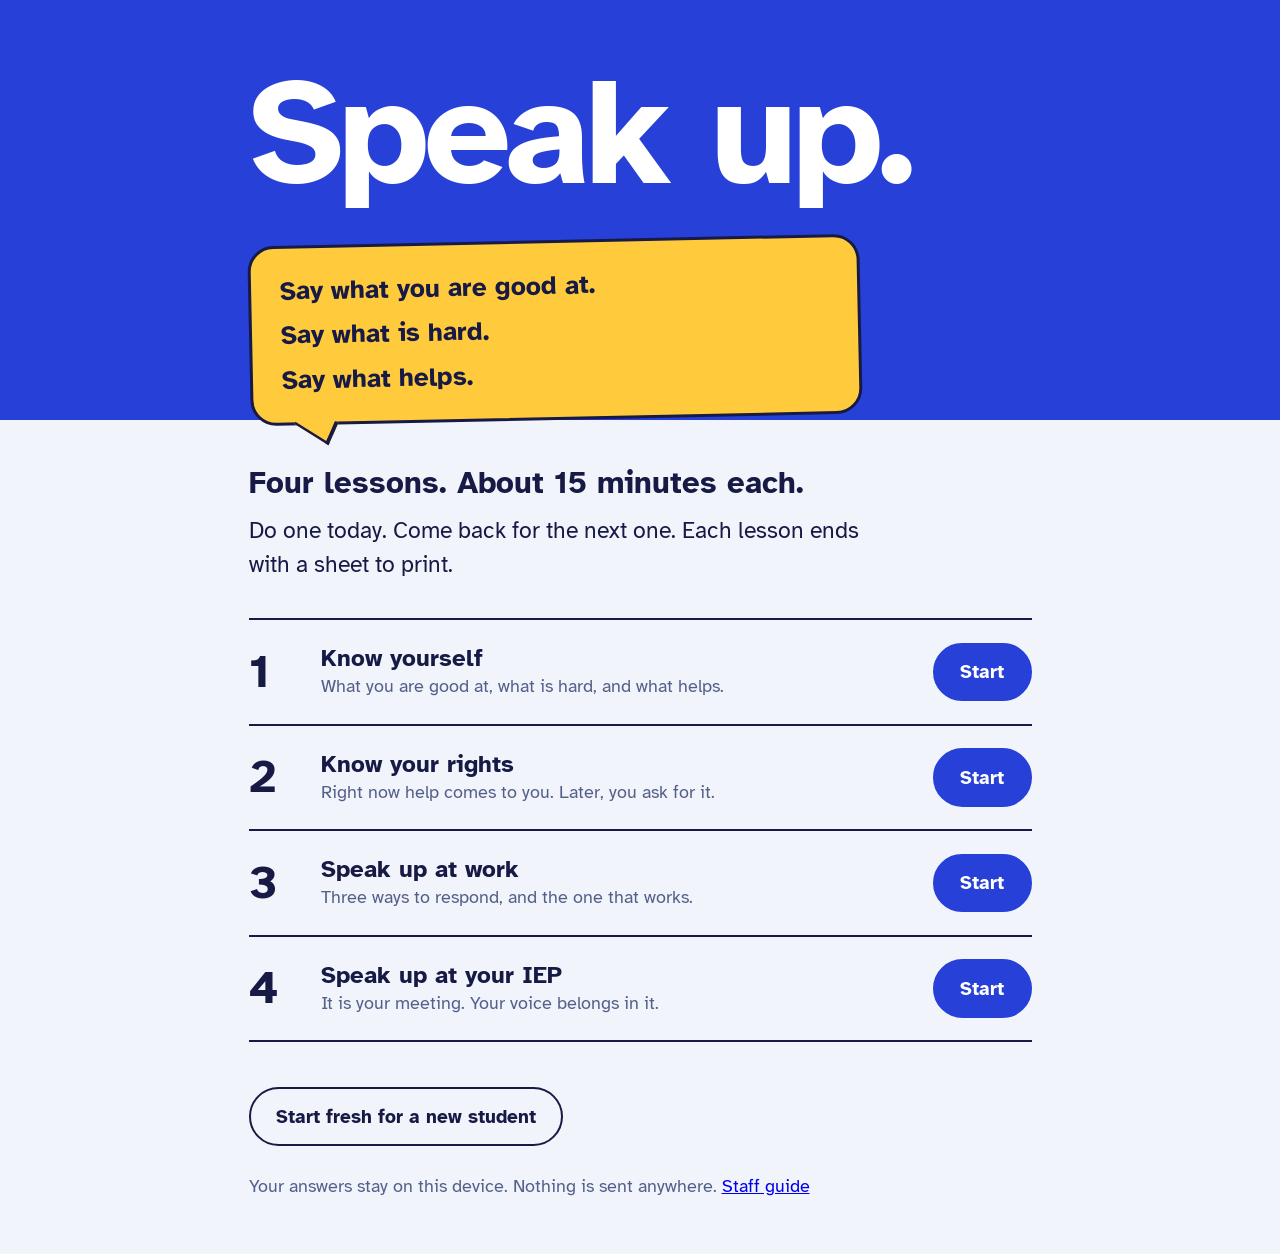
<file: index.html>
<!doctype html>
<html lang="en">
<head>
<meta charset="utf-8">
<meta name="viewport" content="width=device-width, initial-scale=1">
<meta name="robots" content="noindex">
<title>Speak Up</title>
<link rel="stylesheet" href="speak-up.css">
</head>
<body>
<div id="app"></div>
<!-- Filled in just before printing. Hidden on screen. -->
<div id="sheet" aria-hidden="true"></div>
<noscript><p style="padding:2rem">This page needs JavaScript turned on.</p></noscript>
<script src="content.js"></script>
<script src="speak-up.js"></script>
</body>
</html>
</file>
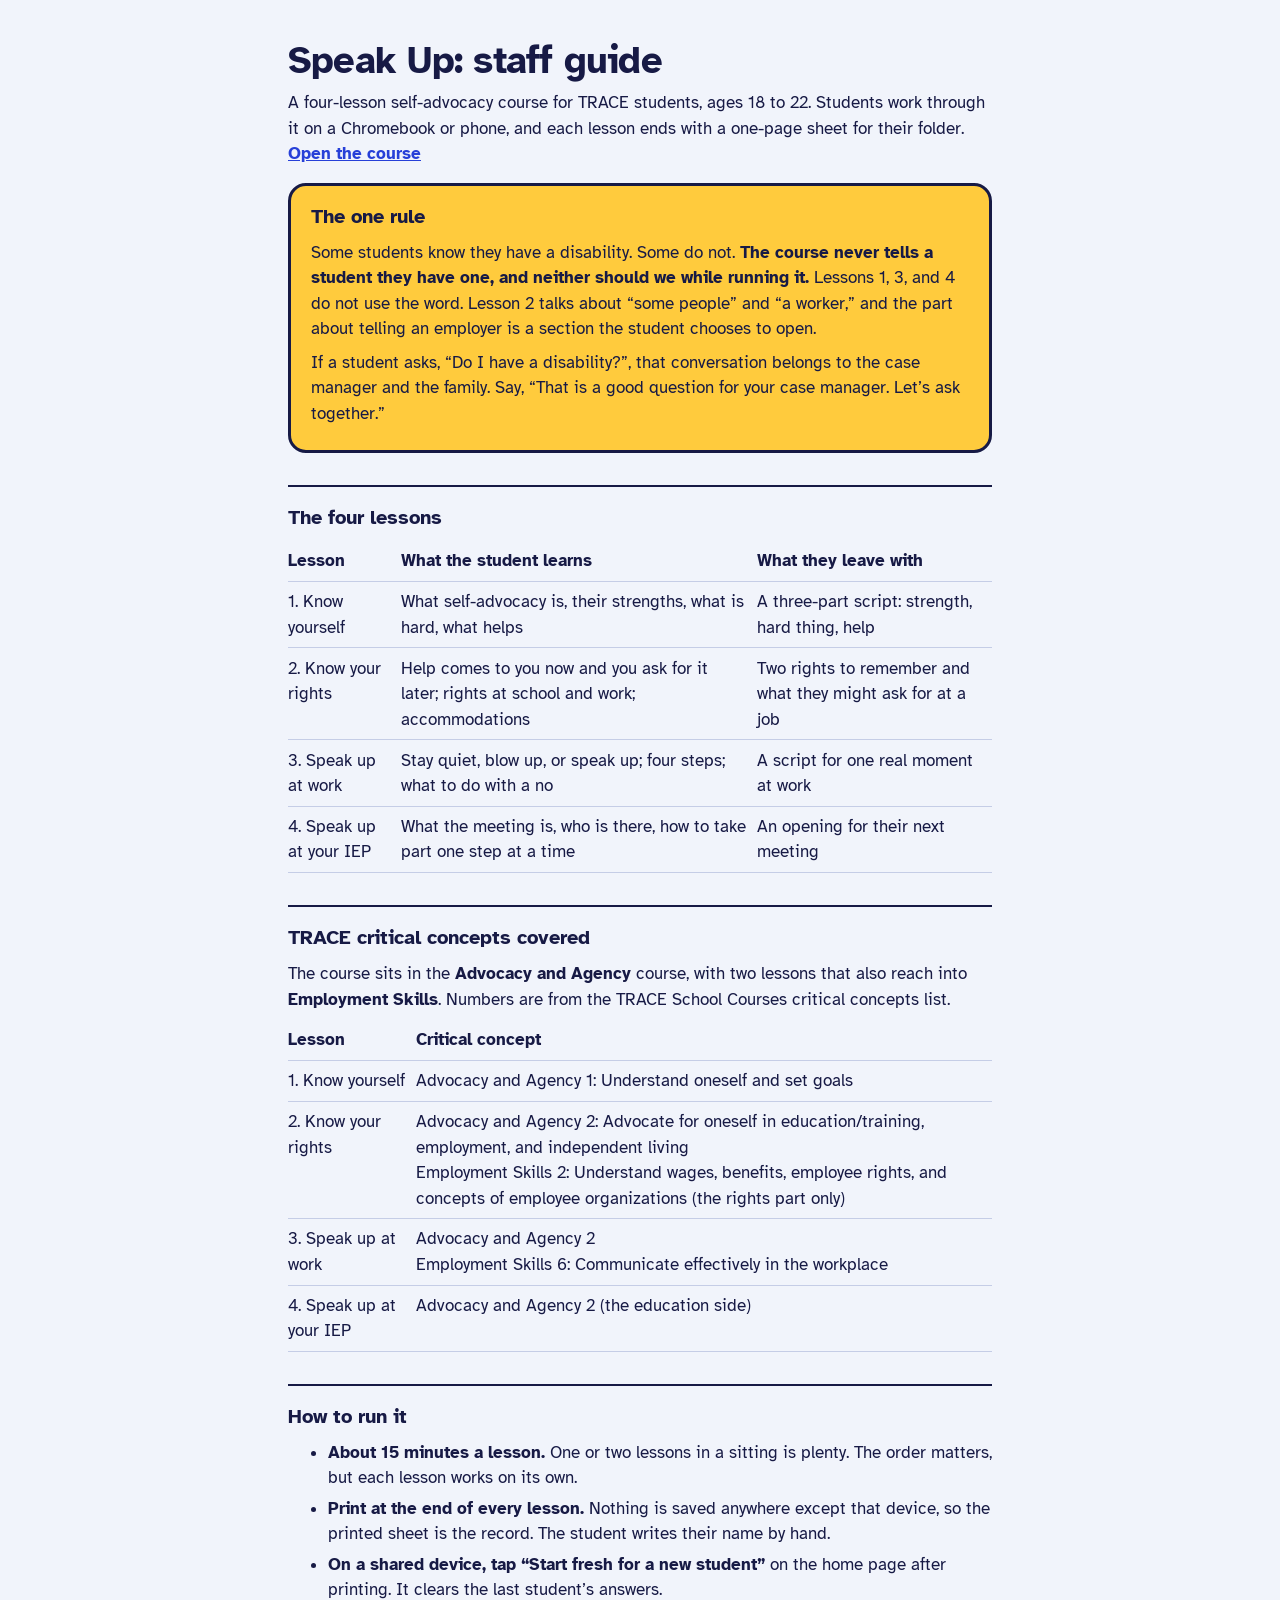
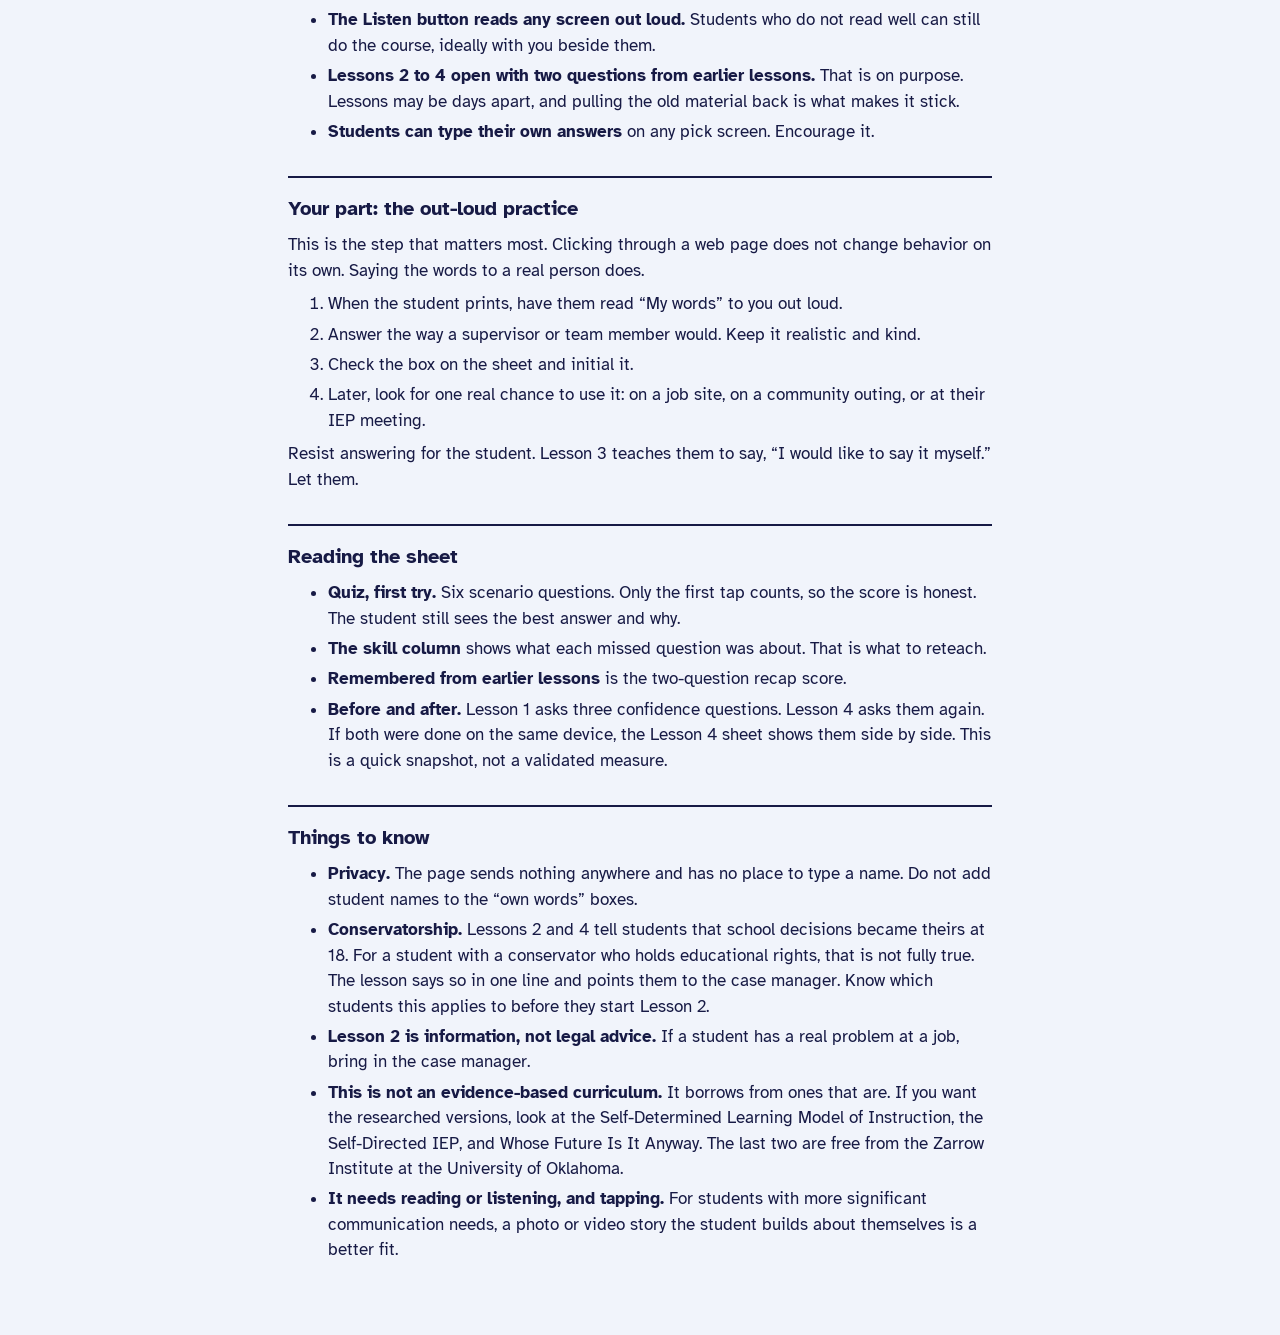
<file: staff-guide.html>
<!doctype html>
<html lang="en">
<head>
<meta charset="utf-8">
<meta name="viewport" content="width=device-width, initial-scale=1">
<meta name="robots" content="noindex">
<title>Speak Up: Staff Guide</title>
<style>
  @font-face { font-family: "Atkinson Hyperlegible"; font-weight: 400; src: url("fonts/atkinson-400.woff2") format("woff2"); }
  @font-face { font-family: "Atkinson Hyperlegible"; font-weight: 700; src: url("fonts/atkinson-700.woff2") format("woff2"); }
  body { margin: 0; background: #f1f4fb; color: #171a45; font: 17px/1.5 "Atkinson Hyperlegible", Verdana, sans-serif; }
  main { max-width: 44rem; margin: 0 auto; padding: 2.5rem 1.25rem 4rem; }
  h1 { font-size: 2.4rem; line-height: 1.1; margin: 0 0 .5rem; letter-spacing: -.02em; }
  h2 { font-size: 1.25rem; margin: 2rem 0 .4rem; padding-top: 1rem; border-top: 2px solid #171a45; }
  p, ul, ol { margin: .5rem 0; }
  li + li { margin-top: .3rem; }
  .rule { background: #ffcb3d; border: 3px solid #171a45; border-radius: 18px; padding: 1rem 1.25rem; margin-top: 1rem; }
  .rule h2 { border: 0; padding: 0; margin: 0 0 .3rem; }
  table { width: 100%; border-collapse: collapse; margin-top: .5rem; }
  th, td { text-align: left; vertical-align: top; padding: .45rem .6rem .45rem 0; border-bottom: 1px solid #c5cde6; }
  a { color: #2740d8; font-weight: 700; }
  @media print {
    body { background: #fff; font-size: 10.5pt; }
    main { padding: 0; max-width: none; }
    h1 { font-size: 22pt; } h2 { font-size: 12pt; margin-top: 12pt; padding-top: 6pt; }
    .rule { -webkit-print-color-adjust: exact; print-color-adjust: exact; }
    a { color: #000; }
    @page { margin: .6in; }
  }
</style>
</head>
<body>
<main>
  <h1>Speak Up: staff guide</h1>
  <p>A four-lesson self-advocacy course for TRACE students, ages 18 to 22. Students work through it on a Chromebook or phone, and each lesson ends with a one-page sheet for their folder. <a href="index.html">Open the course</a></p>

  <div class="rule">
    <h2>The one rule</h2>
    <p>Some students know they have a disability. Some do not. <strong>The course never tells a student they have one, and neither should we while running it.</strong> Lessons 1, 3, and 4 do not use the word. Lesson 2 talks about “some people” and “a worker,” and the part about telling an employer is a section the student chooses to open.</p>
    <p>If a student asks, “Do I have a disability?”, that conversation belongs to the case manager and the family. Say, “That is a good question for your case manager. Let’s ask together.”</p>
  </div>

  <h2>The four lessons</h2>
  <table>
    <tr><th>Lesson</th><th>What the student learns</th><th>What they leave with</th></tr>
    <tr><td>1. Know yourself</td><td>What self-advocacy is, their strengths, what is hard, what helps</td><td>A three-part script: strength, hard thing, help</td></tr>
    <tr><td>2. Know your rights</td><td>Help comes to you now and you ask for it later; rights at school and work; accommodations</td><td>Two rights to remember and what they might ask for at a job</td></tr>
    <tr><td>3. Speak up at work</td><td>Stay quiet, blow up, or speak up; four steps; what to do with a no</td><td>A script for one real moment at work</td></tr>
    <tr><td>4. Speak up at your IEP</td><td>What the meeting is, who is there, how to take part one step at a time</td><td>An opening for their next meeting</td></tr>
  </table>

  <h2>TRACE critical concepts covered</h2>
  <p>The course sits in the <strong>Advocacy and Agency</strong> course, with two lessons that also reach into <strong>Employment Skills</strong>. Numbers are from the TRACE School Courses critical concepts list.</p>
  <table>
    <tr><th>Lesson</th><th>Critical concept</th></tr>
    <tr><td>1. Know yourself</td><td>Advocacy and Agency 1: Understand oneself and set goals</td></tr>
    <tr><td>2. Know your rights</td><td>Advocacy and Agency 2: Advocate for oneself in education/training, employment, and independent living<br>Employment Skills 2: Understand wages, benefits, employee rights, and concepts of employee organizations (the rights part only)</td></tr>
    <tr><td>3. Speak up at work</td><td>Advocacy and Agency 2<br>Employment Skills 6: Communicate effectively in the workplace</td></tr>
    <tr><td>4. Speak up at your IEP</td><td>Advocacy and Agency 2 (the education side)</td></tr>
  </table>

  <h2>How to run it</h2>
  <ul>
    <li><strong>About 15 minutes a lesson.</strong> One or two lessons in a sitting is plenty. The order matters, but each lesson works on its own.</li>
    <li><strong>Print at the end of every lesson.</strong> Nothing is saved anywhere except that device, so the printed sheet is the record. The student writes their name by hand.</li>
    <li><strong>On a shared device, tap “Start fresh for a new student”</strong> on the home page after printing. It clears the last student’s answers.</li>
    <li><strong>The Listen button reads any screen out loud.</strong> Students who do not read well can still do the course, ideally with you beside them.</li>
    <li><strong>Lessons 2 to 4 open with two questions from earlier lessons.</strong> That is on purpose. Lessons may be days apart, and pulling the old material back is what makes it stick.</li>
    <li><strong>Students can type their own answers</strong> on any pick screen. Encourage it.</li>
  </ul>

  <h2>Your part: the out-loud practice</h2>
  <p>This is the step that matters most. Clicking through a web page does not change behavior on its own. Saying the words to a real person does.</p>
  <ol>
    <li>When the student prints, have them read “My words” to you out loud.</li>
    <li>Answer the way a supervisor or team member would. Keep it realistic and kind.</li>
    <li>Check the box on the sheet and initial it.</li>
    <li>Later, look for one real chance to use it: on a job site, on a community outing, or at their IEP meeting.</li>
  </ol>
  <p>Resist answering for the student. Lesson 3 teaches them to say, “I would like to say it myself.” Let them.</p>

  <h2>Reading the sheet</h2>
  <ul>
    <li><strong>Quiz, first try.</strong> Six scenario questions. Only the first tap counts, so the score is honest. The student still sees the best answer and why.</li>
    <li><strong>The skill column</strong> shows what each missed question was about. That is what to reteach.</li>
    <li><strong>Remembered from earlier lessons</strong> is the two-question recap score.</li>
    <li><strong>Before and after.</strong> Lesson 1 asks three confidence questions. Lesson 4 asks them again. If both were done on the same device, the Lesson 4 sheet shows them side by side. This is a quick snapshot, not a validated measure.</li>
  </ul>

  <h2>Things to know</h2>
  <ul>
    <li><strong>Privacy.</strong> The page sends nothing anywhere and has no place to type a name. Do not add student names to the “own words” boxes.</li>
    <li><strong>Conservatorship.</strong> Lessons 2 and 4 tell students that school decisions became theirs at 18. For a student with a conservator who holds educational rights, that is not fully true. The lesson says so in one line and points them to the case manager. Know which students this applies to before they start Lesson 2.</li>
    <li><strong>Lesson 2 is information, not legal advice.</strong> If a student has a real problem at a job, bring in the case manager.</li>
    <li><strong>This is not an evidence-based curriculum.</strong> It borrows from ones that are. If you want the researched versions, look at the Self-Determined Learning Model of Instruction, the Self-Directed IEP, and Whose Future Is It Anyway. The last two are free from the Zarrow Institute at the University of Oklahoma.</li>
    <li><strong>It needs reading or listening, and tapping.</strong> For students with more significant communication needs, a photo or video story the student builds about themselves is a better fit.</li>
  </ul>
</main>
</body>
</html>
</file>
<file: speak-up.css>
/* Speak Up. One typeface (Atkinson Hyperlegible, made for low-vision reading),
   bundled in fonts/ so the page works with no internet. */
@font-face { font-family: "Atkinson Hyperlegible"; font-weight: 400; font-display: swap; src: url("fonts/atkinson-400.woff2") format("woff2"); }
@font-face { font-family: "Atkinson Hyperlegible"; font-weight: 700; font-display: swap; src: url("fonts/atkinson-700.woff2") format("woff2"); }

:root {
  --ink: #171a45;        /* text, borders */
  --paper: #f1f4fb;      /* page */
  --white: #ffffff;
  --blue: #2740d8;       /* actions, the hero */
  --voice: #ffcb3d;      /* the student's own words and picks */
  --good: #0a7558;
  --off: #b8391b;
  --soft: #55608a;       /* secondary text */
  --line: #c5cde6;
  --r: 14px;
  font-size: 112.5%;     /* 18px base; lesson text is larger still */
}

* { box-sizing: border-box; }
html { -webkit-text-size-adjust: 100%; }
body {
  margin: 0; background: var(--paper); color: var(--ink);
  font-family: "Atkinson Hyperlegible", Verdana, "Segoe UI", sans-serif;
  line-height: 1.5;
}
h1, h2, h3, p, ul, ol { margin: 0; }
button, input { font: inherit; color: inherit; }
button { cursor: pointer; }
:focus-visible { outline: 4px solid var(--voice); outline-offset: 3px; box-shadow: 0 0 0 3px var(--ink); }
h1:focus { outline: none; box-shadow: none; }

.wrap { width: 100%; max-width: 46rem; margin: 0 auto; padding: 0 1.25rem; }
.ico { width: 1.5em; height: 1.5em; flex: none; fill: none; stroke: currentColor; stroke-width: 1.8; stroke-linecap: round; stroke-linejoin: round; }

/* ---------- buttons ---------- */
.btn {
  display: inline-flex; align-items: center; justify-content: center; gap: .5rem;
  min-height: 3.25rem; padding: .6rem 1.4rem;
  background: var(--blue); color: var(--white); border: 2px solid var(--blue);
  border-radius: 999px; font-weight: 700; font-size: 1.05rem;
}
.btn:hover { background: var(--ink); border-color: var(--ink); }
.btn--quiet { background: transparent; color: var(--ink); border-color: var(--ink); }
.btn--quiet:hover { background: var(--ink); color: var(--white); }
.btn--warn { background: var(--off); border-color: var(--off); }
.btn[aria-disabled="true"] { background: var(--line); border-color: var(--line); color: var(--soft); }

.listen {
  display: inline-flex; align-items: center; gap: .45rem; min-height: 2.75rem; padding: .4rem 1rem;
  background: var(--voice); border: 2px solid var(--ink); border-radius: 999px; font-weight: 700;
}
.listen:hover { background: var(--ink); color: var(--voice); }

/* ---------- the speech bubble: the student's words ---------- */
.bubble {
  position: relative; background: var(--voice); color: var(--ink);
  border: 3px solid var(--ink); border-radius: 26px;
  padding: 1.4rem 1.6rem; font-size: 1.45rem; font-weight: 700; line-height: 1.35;
  margin-bottom: 26px;
}
.bubble::after {
  content: ""; position: absolute; left: 2.6rem; bottom: -17px; width: 28px; height: 28px;
  background: var(--voice); border-right: 3px solid var(--ink); border-bottom: 3px solid var(--ink);
  transform: skewX(28deg) rotate(45deg);
}
.bubble p + p { margin-top: .5rem; }
.bubble .bubble__lead { font-size: 1rem; font-weight: 400; margin-bottom: .5rem; }

/* ---------- home ---------- */
.hero { background: var(--blue); color: var(--white); padding: 3.5rem 0 0; margin-bottom: 5.5rem; }
.hero h1 { font-size: clamp(4rem, 17vw, 8.5rem); line-height: .92; letter-spacing: -.035em; }
.hero .bubble { margin: 2rem 0 -3rem; max-width: 34rem; transform: rotate(-1.2deg); }
.home h2 { font-size: 1.7rem; line-height: 1.2; }
.lede { font-size: 1.25rem; margin-top: .75rem; max-width: 36rem; }

.lessons { list-style: none; padding: 0; margin: 2rem 0 0; border-top: 2px solid var(--ink); }
.row { display: grid; grid-template-columns: 3rem 1fr auto; gap: .5rem 1rem; align-items: center; padding: 1.25rem 0; border-bottom: 2px solid var(--ink); }
.row__n { font-size: 2.6rem; font-weight: 700; line-height: 1; }
.row__txt h3 { font-size: 1.35rem; line-height: 1.2; }
.row__txt p { color: var(--soft); }
.row--soon { border-bottom-color: var(--line); }
.row--soon .row__n, .row--soon h3 { color: var(--soft); }
.row__acts { display: flex; flex-wrap: wrap; gap: .5rem; align-items: center; justify-content: flex-end; }
.tag { display: inline-flex; align-items: center; gap: .3rem; font-weight: 700; color: var(--soft); }
.tag--done { color: var(--good); }
.tools { display: flex; flex-wrap: wrap; gap: .75rem; align-items: flex-start; margin-top: 2.5rem; }
.fresh { display: flex; flex-wrap: wrap; gap: .75rem; align-items: center; }
.fresh p { flex-basis: 100%; font-weight: 700; }
.fine { color: var(--soft); margin: 1.5rem 0 3rem; }

/* ---------- headings and fields ---------- */
.stage h1 { font-size: clamp(1.9rem, 5.2vw, 2.7rem); line-height: 1.12; letter-spacing: -.015em; text-wrap: balance; }
.label { display: block; font-weight: 700; margin: 1.5rem 0 .4rem; }
.field { width: 100%; min-height: 3.25rem; padding: .5rem .9rem; background: var(--white); border: 2px solid var(--ink); border-radius: var(--r); font-size: 1.15rem; }
.acts { display: flex; flex-wrap: wrap; gap: .75rem; margin-top: 1.5rem; }

/* ---------- lesson frame ---------- */
.lesson { min-height: 100vh; min-height: 100dvh; display: flex; flex-direction: column; }
.bar { position: sticky; top: 0; z-index: 2; background: var(--paper); border-bottom: 2px solid var(--ink); }
.bar__in { display: flex; align-items: center; gap: 1rem; min-height: 4rem; }
.bar__home { display: inline-flex; align-items: center; gap: .35rem; min-height: 2.75rem; padding: .3rem .5rem; background: none; border: 0; font-weight: 700; border-radius: 8px; }
.bar__prog { flex: 1; min-width: 0; font-size: .9rem; color: var(--soft); }
.bar__prog span { display: block; }
progress { display: block; width: 100%; height: 10px; margin-top: 3px; appearance: none; -webkit-appearance: none; border: 0; border-radius: 99px; overflow: hidden; background: var(--line); }
progress::-webkit-progress-bar { background: var(--line); }
progress::-webkit-progress-value { background: var(--blue); }
progress::-moz-progress-bar { background: var(--blue); }

.stage { flex: 1; padding-top: 2.5rem; padding-bottom: 3rem; font-size: 1.2rem; }
.stage .lede { font-size: 1.4rem; line-height: 1.45; margin-top: 1rem; }
.kicker { font-weight: 700; color: var(--blue); margin-bottom: .5rem; }
.ask { font-size: 1.4rem; font-weight: 700; margin-top: 1.75rem; }

.nav { position: sticky; bottom: 0; background: var(--paper); border-top: 2px solid var(--ink); }
.nav__in { display: flex; align-items: center; gap: 1rem; min-height: 5rem; }
.nav__hint { flex: 1; text-align: right; font-weight: 700; color: var(--soft); }
.nav__hint.is-nudge { color: var(--off); animation: nudge .35s; }
.btn--next { min-width: 9rem; }
@keyframes nudge { 25% { transform: translateX(-6px); } 75% { transform: translateX(6px); } }

/* ---------- three points ---------- */
.points { list-style: none; padding: 0; margin: 2rem 0 0; display: grid; gap: .75rem; }
.points li { display: flex; align-items: flex-start; gap: 1rem; padding: 1rem 1.25rem; background: var(--white); border: 2px solid var(--ink); border-radius: var(--r); }
.points__t { font-size: 1.3rem; font-weight: 700; line-height: 1.3; }
.points__m { font-size: 1.15rem; margin-top: .2rem; }
/* numbered: the order is the point (steps, a ladder) */
.points--n { counter-reset: n; }
.points--n li { counter-increment: n; }
.points--n li::before { content: counter(n); flex: none; width: 2.2rem; height: 2.2rem; display: grid; place-items: center; border-radius: 50%; background: var(--blue); color: var(--white); font-weight: 700; font-size: 1.2rem; }

/* ---------- side by side: a weak way to say it, and a clear way ---------- */
.pairs { width: 100%; margin-top: 1.75rem; border-collapse: separate; border-spacing: 0; background: var(--white); border: 2px solid var(--ink); border-radius: var(--r); overflow: hidden; }
.pairs th, .pairs td { width: 50%; text-align: left; vertical-align: top; padding: .9rem 1.1rem; font-size: 1.25rem; }
.pairs th { font-size: 1rem; border-bottom: 2px solid var(--ink); }
.pairs th:first-child, .pairs td:first-child { color: var(--soft); border-right: 2px solid var(--line); }
.pairs th:last-child { color: var(--good); }
.pairs td:last-child { font-weight: 700; }
.pairs tr + tr td { border-top: 2px solid var(--line); }
/* plain: two sides that are both fine, not a weak one and a strong one */
.pairs--plain th:first-child, .pairs--plain td:first-child, .pairs--plain th:last-child { color: var(--ink); }
.pairs--plain td:last-child { font-weight: 400; }
.sub { font-size: 1.4rem; margin-top: 2.25rem; }
.todo { margin: .6rem 0 0; padding-left: 1.3rem; font-size: 1.25rem; }
.todo li + li { margin-top: .4rem; }
.points .ico { width: 2.2rem; height: 2.2rem; color: var(--blue); }

/* ---------- confidence check ---------- */
.rate { margin-top: 1.75rem; padding-top: 1.5rem; border-top: 2px solid var(--line); }
.rate__q { font-size: 1.35rem; font-weight: 700; }
.rate__opts { display: grid; grid-template-columns: repeat(3, 1fr); gap: .6rem; margin-top: .75rem; }
.rate__opt { min-height: 3.5rem; background: var(--white); border: 2px solid var(--ink); border-radius: var(--r); font-weight: 700; }
.rate__opt[aria-pressed="true"] { background: var(--voice); box-shadow: inset 0 0 0 2px var(--ink); }

/* ---------- pick cards ---------- */
.cards { display: grid; grid-template-columns: repeat(auto-fill, minmax(9.5rem, 1fr)); gap: .75rem; margin-top: 1.75rem; }
.card {
  position: relative; display: flex; flex-direction: column; align-items: flex-start; gap: .6rem;
  min-height: 7.25rem; padding: .9rem 1rem; text-align: left;
  background: var(--white); border: 2px solid var(--ink); border-radius: var(--r);
  font-size: 1.1rem; font-weight: 700; line-height: 1.2;
}
.card .ico { width: 2.1rem; height: 2.1rem; color: var(--blue); }
.card[aria-pressed="true"] { background: var(--voice); box-shadow: inset 0 0 0 2px var(--ink); }
.card[aria-pressed="true"] .ico { color: var(--ink); }
.card .card__ok { position: absolute; top: .7rem; right: .7rem; width: 1.6rem; height: 1.6rem; stroke-width: 3; }
.card[aria-disabled="true"] { border-color: var(--line); color: var(--soft); }
.card[aria-disabled="true"] .ico { color: var(--line); }
.cards--wide { grid-template-columns: repeat(auto-fill, minmax(15rem, 1fr)); }
.cards--wide .card { min-height: 5.5rem; flex-direction: row; align-items: center; padding-right: 3rem; }
.cards__more { margin-top: 1.25rem; }
.own { margin-top: .5rem; }
.own__row { display: flex; flex-wrap: wrap; align-items: center; gap: .6rem; }
.own__row .field { flex: 1 1 12rem; width: auto; }
.own__fix { font-weight: 700; }
.chip { display: inline-flex; align-items: center; gap: .6rem; margin-top: 1rem; padding: .5rem 1rem; background: var(--white); border: 2px solid var(--ink); border-radius: 999px; font-weight: 700; }

/* ---------- story and quiz choices ---------- */
.choices { display: grid; gap: .75rem; margin-top: 1rem; }
.choice {
  display: flex; flex-wrap: wrap; align-items: center; justify-content: space-between; gap: .4rem 1rem;
  min-height: 4rem; padding: .9rem 1.2rem; text-align: left;
  background: var(--white); border: 2px solid var(--ink); border-radius: var(--r);
  font-size: 1.3rem; font-weight: 700; line-height: 1.3;
}
.choice.is-good { border-color: var(--good); box-shadow: inset 0 0 0 2px var(--good); background: #e4f4ee; }
.choice.is-off { border-color: var(--off); box-shadow: inset 0 0 0 2px var(--off); background: #fbe9e3; }
.choice[aria-pressed="true"] { background: var(--voice); box-shadow: inset 0 0 0 2px var(--ink); }
.choice[aria-disabled="true"] { cursor: default; }
.choice[aria-disabled="true"]:not(.is-good):not(.is-off) { border-color: var(--line); color: var(--soft); }
.choice__tag { font-size: .95rem; padding: .1rem .6rem; border-radius: 99px; color: var(--white); }
.is-good .choice__tag { background: var(--good); }
.is-off .choice__tag { background: var(--off); }

.result:empty { display: none; }
.result { margin-top: 1.25rem; padding: 1.1rem 1.3rem; border-left: 8px solid var(--ink); background: var(--white); border-radius: 0 var(--r) var(--r) 0; font-size: 1.3rem; }
.result--good { border-left-color: var(--good); }
.result--off { border-left-color: var(--off); }
.result__h { font-weight: 700; margin-bottom: .3rem; }
.result--good .result__h { color: var(--good); }
.result--off .result__h { color: var(--off); }
.result__again { font-weight: 700; margin-top: .5rem; }
.result .listen { margin-top: .9rem; }

/* ---------- sorting practice ---------- */
.sort { margin-top: 1.75rem; padding-top: 1.5rem; border-top: 2px solid var(--line); }
.sort__line { font-size: 1.6rem; font-weight: 700; line-height: 1.3; }
.sort__piles { display: grid; grid-template-columns: repeat(auto-fit, minmax(9rem, 1fr)); gap: .75rem; margin-top: 1.25rem; }
.sort__piles .choice { justify-content: center; text-align: center; }
.sort .result .btn { margin-top: 1rem; }

/* ---------- build and done ---------- */
.stage .bubble { margin-top: 2rem; }
.score { font-size: 1.6rem; margin-top: 1rem; }
.score--s { font-size: 1.3rem; margin-top: .25rem; }

/* ---------- narrow screens ---------- */
@media (max-width: 34rem) {
  .row { grid-template-columns: 2.4rem 1fr; }
  .row > :last-child { grid-column: 2; justify-self: start; }
  .row__acts { justify-content: flex-start; }
  .bar__home span { position: absolute; width: 1px; height: 1px; overflow: hidden; clip-path: inset(50%); }
  .nav__hint { font-size: .95rem; }
  .btn--next { min-width: 7rem; }
  .bubble { font-size: 1.25rem; }
}
@media (prefers-reduced-motion: reduce) { * { animation: none !important; transition: none !important; } }

/* ---------- the printed sheet ---------- */
#sheet { display: none; }
@page { size: letter portrait; margin: .5in; }
@media print {
  :root { font-size: 11.5pt; }
  body { background: #fff; color: #000; }
  #app { display: none !important; }
  #sheet { display: block; }
  .sh h2 { font-size: 12.5pt; margin: 11pt 0 3pt; }
  .sh__top { display: flex; justify-content: space-between; align-items: flex-end; gap: 1rem; border-bottom: 2.5pt solid #000; padding-bottom: 8pt; }
  .sh__brand { font-size: 26pt; font-weight: 700; line-height: 1; letter-spacing: -.02em; }
  .sh__title { font-size: 14pt; margin-top: 3pt; }
  .sh__who { text-align: right; }
  .sh__who p + p { margin-top: 8pt; }
  .sh__line { display: inline-block; width: 2.6in; border-bottom: 1pt solid #000; vertical-align: baseline; }
  .sh__line--s { width: 1in; }
  .sh__line--l { width: 6.3in; }
  .sh__cols { display: grid; grid-template-columns: 1fr 1.35fr; gap: 0 22pt; }
  .sh ul { margin: 0; padding-left: 1.1em; font-size: 12pt; }
  .sh li + li { margin-top: 3pt; }
  .sh__tbl { width: 100%; border-collapse: collapse; }
  .sh__tbl th, .sh__tbl td { text-align: left; vertical-align: top; padding: 2.5pt 6pt 2.5pt 0; border-bottom: .75pt solid #888; }
  .sh__tbl th { border-bottom: 1.25pt solid #000; white-space: nowrap; }
  .sh__bubble { border: 2.25pt solid #000; border-radius: 16pt; padding: 8pt 14pt; font-size: 13.5pt; font-weight: 700; line-height: 1.3; -webkit-print-color-adjust: exact; print-color-adjust: exact; background: #ffe9a8; }
  .sh__bubble p + p { margin-top: 4pt; }
  .sh__card { margin-top: 12pt; }
  .sh__card h2 { margin: 0 0 3pt; }
  .sh__card ul, .sh__card ol { font-size: 11.5pt; display: grid; grid-template-columns: 1fr 1fr; gap: 3pt 30pt; padding-left: 1.3em; }
  .sh__card li + li { margin-top: 0; }
  .sh__staff .sh__cols { grid-template-columns: 1.2fr 1fr; }
  .sh__staff { margin-top: 11pt; border: 1.25pt solid #000; border-radius: 8pt; padding: 0 12pt 10pt; font-size: 10pt; }
  .sh__staff h2 { margin-top: 9pt; }
  .sh__staff p { margin-top: 5pt; }
  .sh__sign { margin-top: 9pt !important; }
  .sh__todo { margin-top: 9pt; }
  .sh__todo p { padding-left: 15pt; text-indent: -15pt; }
  .sh__todo p:first-child { padding-left: 0; text-indent: 0; }
  .sh__box { display: inline-block; width: 10pt; height: 10pt; border: 1.25pt solid #000; vertical-align: -1pt; }
  .sh__gap { display: inline-block; width: 22pt; }
}
</file>
